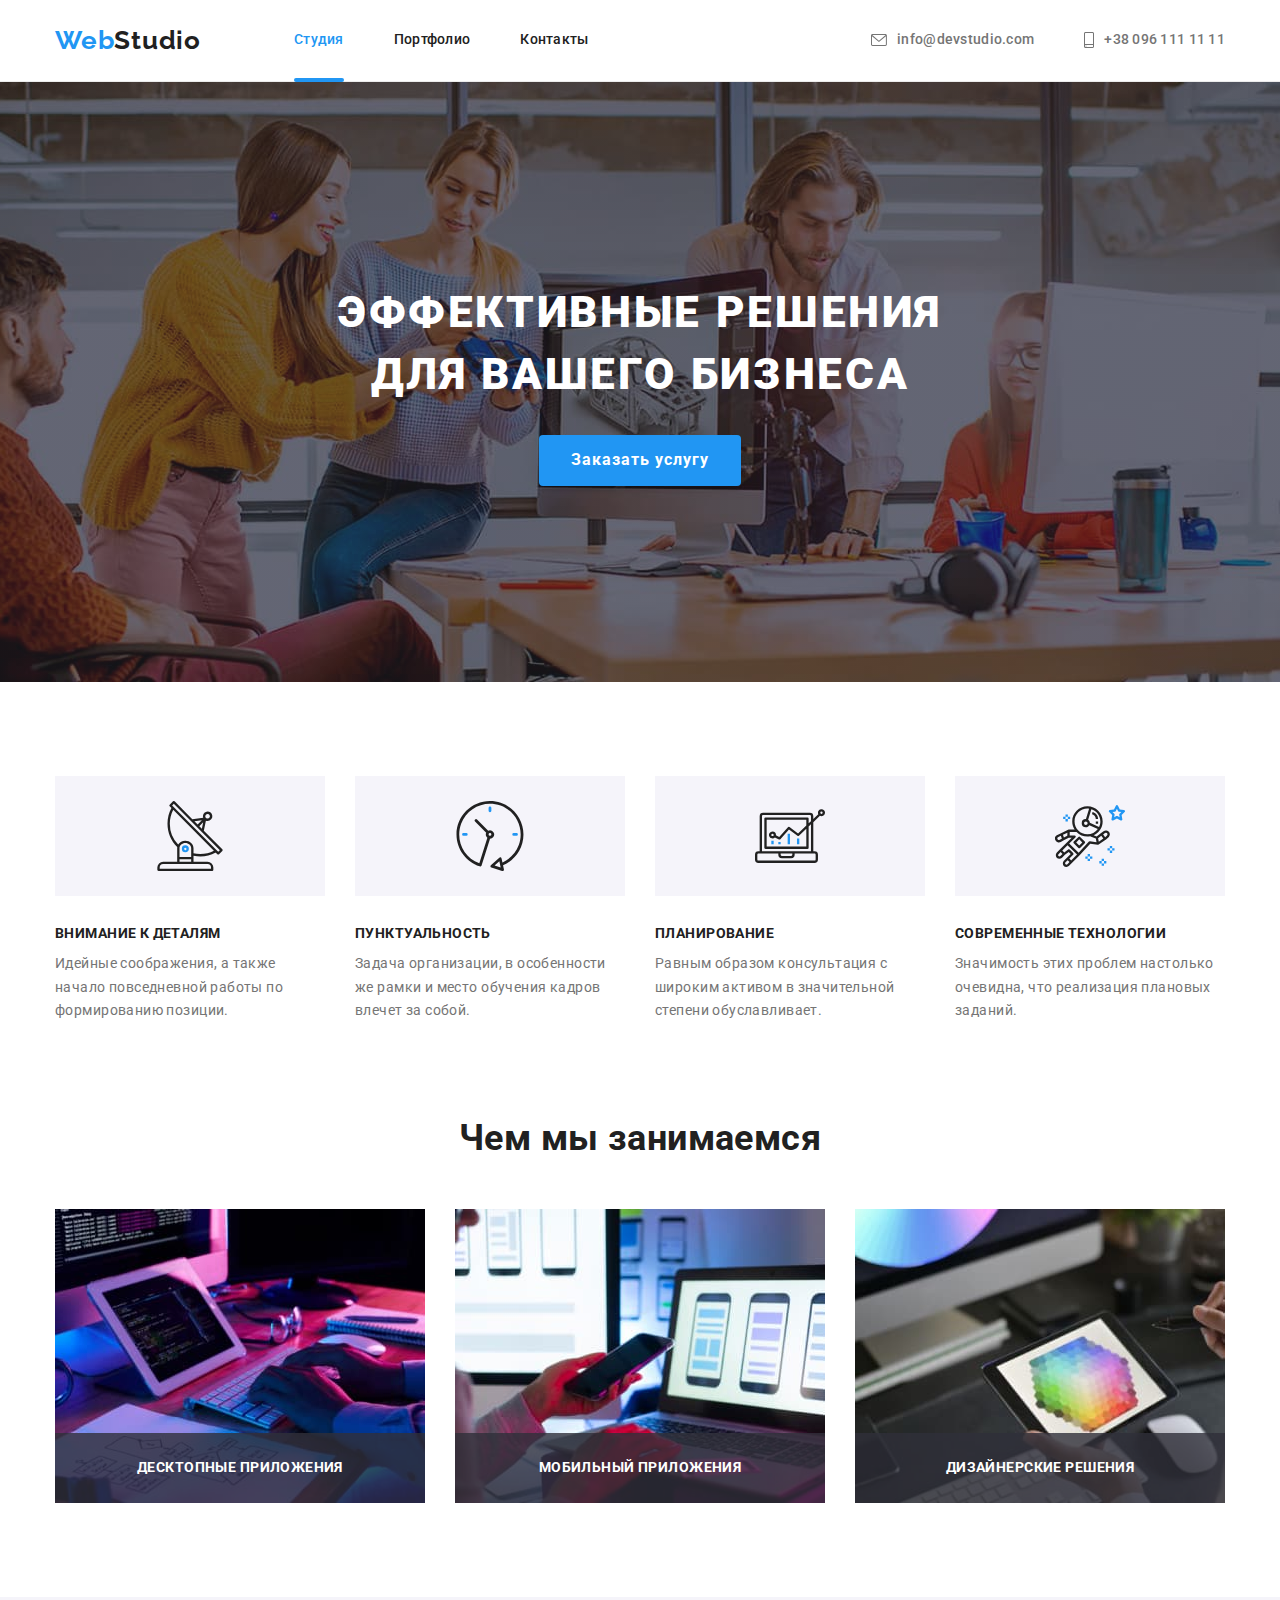
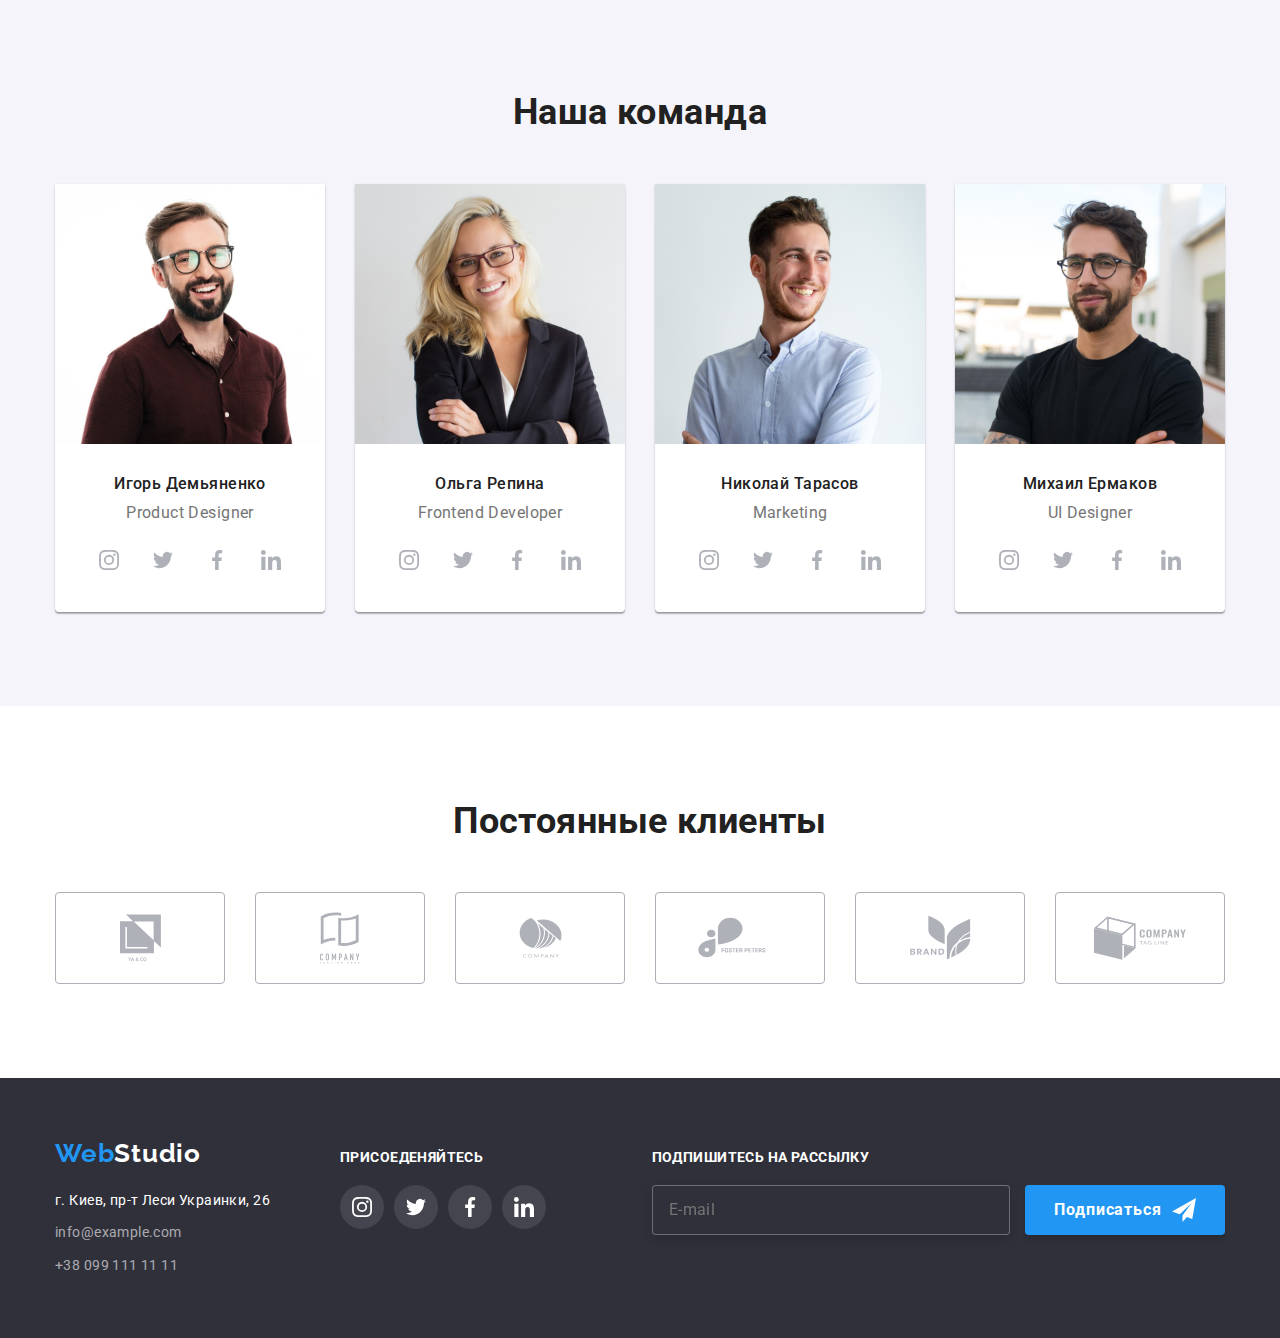
<file: index.html>
<!DOCTYPE html>
<html lang="ru">
<head>
    <meta charset="UTF-8">
    <meta http-equiv="X-UA-Compatible" content="IE=edge">
    <meta name="viewport" content="width=device-width, initial-scale=1.0">
    
    <title>WebStudio</title>
    <link rel="preconnect" href="https://fonts.googleapis.com">
    <link rel="preconnect" href="https://fonts.gstatic.com" crossorigin>
    <link href="https://fonts.googleapis.com/css2?family=Raleway:wght@700&family=Roboto:wght@400;500;700;900&display=swap" rel="stylesheet">
    <link rel="stylesheet" href="https://cdnjs.cloudflare.com/ajax/libs/modern-normalize/1.1.0/modern-normalize.min.css">
    <link rel="stylesheet" href="./css/main.min.css">
</head>
<body>
    <!--Шапка сайта-->
    <header class="page-header">
        <div class="container">
            <div class="header-container">

    <!-- Навигация по сайту -->
                <nav class="main-nav">
                    <a href="./index.html" class="logo">Web<span class="logo--black">Studio</span></a>
                    <ul class="main-nav__list">
                        <li class="main-nav__item"><a href="./index.html" class="main-nav__link current">Студия</a></li>
                        <li class="main-nav__item"><a href="./portfolio.html" class="main-nav__link">Портфолио</a></li>
                        <li class="main-nav__item"><a href="" class="main-nav__link">Контакты</a></li>
                    </ul>
                </nav>
    <!-- Контакты в хедере -->
                <ul class="contacts">
                    <li class="contacts__item">
                        <a href="mailto:info@devstudio.com" class="contacts__link">
                            <svg class="contacts__icon" width="16px" height="12px">
                                <use href="./images/sprite.svg#icon-envelope"></use>
                            </svg>
                        info@devstudio.com</a>
                    </li>
                    <li class="contacts__item"><a href="tel:+380961111111" class="contacts__link">
                            <svg class="contacts__icon" width="10px" height="16px">
                                <use href="./images/sprite.svg#icon-smartphone"></use>
                            </svg>
                        +38 096 111 11 11</a>
                    </li>
                </ul>
            </div>
        </div>
    </header>
    
    <main>
        <!--Герой-->
        <section class="hero">
            <div class="container">
                <h1 class="hero__title">ЭФФЕКТИВНЫЕ РЕШЕНИЯ <br> ДЛЯ ВАШЕГО БИЗНЕСА</h1>
                <button type="button" class="hero__button" data-modal-open>Заказать услугу</button>
            </div>
        </section>

        <!--Преимущества компании-->
        <section class="company-benefits">
            <div class="container">
                <h2 class="hiden-title benefits-title">Преимущества компании</h2>
                <ul class="benefits">
                    <li class="benefits__card">
                        <div class="benefits__icon-area">
                            <svg width="70" height="70">
                                <use href="./images/sprite.svg#icon-antenna"></use>
                            </svg>
                        </div>
                        <h3 class="title-color benefits__name">ВНИМАНИЕ К ДЕТАЛЯМ</h3>
                        <p class="benefits__description">Идейные соображения, а также начало повседневной работы по формированию позиции.</p>
                    </li>
                    <li class="benefits__card">
                        <div class="benefits__icon-area">
                            <svg width="70" height="70">
                                <use href="./images/sprite.svg#icon-clock"></use>
                            </svg>
                        </div>
                        <h3 class="title-color benefits__name">ПУНКТУАЛЬНОСТЬ</h3>
                        <p class="benefits__description">Задача организации, в особенности же рамки и место обучения кадров влечет за
                            собой.</p>
                    </li>
                    <li class="benefits__card">
                        <div class="benefits__icon-area">
                            <svg width="70" height="70">
                                <use href="./images/sprite.svg#icon-diagram"></use>
                            </svg>
                        </div>
                        <h3 class="title-color benefits__name">ПЛАНИРОВАНИЕ</h3>
                        <p class="benefits__description">Равным образом консультация с широким активом в значительной степени
                            обуславливает.</p>
                    </li>
                    <li class="benefits__card">
                        <div class="benefits__icon-area">
                            <svg width="70" height="70">
                                <use href="./images/sprite.svg#icon-astronaut"></use>
                            </svg>
                        </div>
                        <h3 class="title-color benefits__name">СОВРЕМЕННЫЕ ТЕХНОЛОГИИ</h3>
                        <p class="benefits__description">Значимость этих проблем настолько очевидна, что реализация плановых заданий.</p>
                    </li>
                </ul>
            </div>
        </section>

        <!--Направления деятельности компании-->
        <section class="company-activities">
            <div class="container">
                <h2 class="title-color activities-title">Чем мы занимаемся</h2>
                <ul class="activities">
                    <li class=" activities__item">
                        <img src="./images/img1.jpg" alt="работа со стационарным компьютером" width="370">
                        <div class="activities__overlay">
                            <p class="activities__text">ДЕСКТОПНЫЕ ПРИЛОЖЕНИЯ</p>
                        </div>
                    </li>
                    <li class=" activities__item">
                        <img src="./images/img2.jpg" alt="работа с ноутбуком и смартфоном" width="370">
                        <div class="activities__overlay">
                            <p class="activities__text">МОБИЛЬНЫЙ ПРИЛОЖЕНИЯ</p>
                        </div>
                    </li>
                    <li class=" activities__item">
                        <img src="./images/img3.jpg" alt="работа с планшетом" width="370">
                        <div class="activities__overlay">
                            <p class="activities__text">ДИЗАЙНЕРСКИЕ РЕШЕНИЯ</p>
                        </div>
                    </li>
                </ul>
            </div>
        </section>

        <!--Наша команда-->
        <section class="company-members">
            <div class="container">
                <h2 class="title-color members-title">Наша команда</h2>
                <ul class="members">
                    <li class="members__item">
                        <img src="./images/igor-demianenko.jpg" alt="Игорь Демьяненко" width="270">
                        <div class="members__card">
                            <h3 class="title-color members__unit">Игорь Демьяненко</h3>
                            <p class="members__speciality">Product Designer</p>
                            <ul class="socials">
                                <li class="socials__item">
                                    <a href="#" class="socials__link">
                                        <svg class="socials__icon">
                                            <use href="./images/sprite.svg#icon-instagram"></use>
                                        </svg>
                                    </a>
                                </li>
                                <li class="socials__item">
                                    <a href="#" class="socials__link">
                                        <svg class="socials__icon">
                                            <use href="./images/sprite.svg#icon-twitter"></use>
                                        </svg>
                                    </a>
                                </li>
                                <li class="socials__item">
                                    <a href="#" class="socials__link">
                                        <svg class="socials__icon">
                                            <use href="./images/sprite.svg#icon-facebook"></use>
                                        </svg>
                                    </a>
                                </li>
                                <li class="socials__item">
                                    <a href="" class="socials__link">
                                        <svg class="socials__icon">
                                            <use href="./images/sprite.svg#icon-linkedin"></use>
                                        </svg>
                                    </a>
                                </li>
                            </ul>
                        </div>
                    </li>
                    <li class="members__item">
                        <img src="./images/olga-repina.jpg" alt="Ольга Репина" width="270">
                        <div class="members__card">
                            <h3 class="title-color members__unit">Ольга Репина</h3>
                            <p class="members__speciality">Frontend Developer</p>
                            <ul class="socials">
                                <li class="socials__item">
                                    <a href="" class="socials__link">
                                        <svg class="socials__icon">
                                            <use href="./images/sprite.svg#icon-instagram"></use>
                                        </svg>
                                    </a>
                                </li>
                                <li class="socials__item">
                                    <a href="" class="socials__link">
                                        <svg class="socials__icon">
                                            <use href="./images/sprite.svg#icon-twitter"></use>
                                        </svg>
                                    </a>
                                </li>
                                <li class="socials__item">
                                    <a href="" class="socials__link">
                                        <svg class="socials__icon">
                                            <use href="./images/sprite.svg#icon-facebook"></use>
                                        </svg>
                                    </a>
                                </li>
                                <li class="socials__item">
                                    <a href="" class="socials__link">
                                        <svg class="socials__icon">
                                            <use href="./images/sprite.svg#icon-linkedin"></use>
                                        </svg>
                                    </a>
                                </li>
                            </ul>
                        </div>
                    </li>
                    <li class="members__item">
                        <img src="./images/nikolai-tarasov.jpg" alt="Николай Тарасов" width="270">
                        <div class="members__card">
                            <h3 class="title-color members__unit">Николай Тарасов</h3>
                            <p class="members__speciality">Marketing</p>
                            <ul class="socials">
                                <li class=" socials__item">
                                    <a href="" class="socials__link">
                                        <svg class="socials__icon">
                                            <use href="./images/sprite.svg#icon-instagram"></use>
                                        </svg>
                                    </a>
                                </li>
                                <li class="socials__item">
                                    <a href="" class="socials__link">
                                        <svg class="socials__icon">
                                            <use href="./images/sprite.svg#icon-twitter"></use>
                                        </svg>
                                    </a>
                                </li>
                                <li class="socials__item">
                                    <a href="" class="socials__link">
                                        <svg class="socials__icon">
                                            <use href="./images/sprite.svg#icon-facebook"></use>
                                        </svg>
                                    </a>
                                </li>
                                <li class="socials__item">
                                    <a href="" class="socials__link">
                                        <svg class="socials__icon">
                                            <use href="./images/sprite.svg#icon-linkedin"></use>
                                        </svg>
                                    </a>
                                </li>
                            </ul>
                        </div>
                    </li>
                    <li class="members__item">
                        <img src="./images/mihail-ermakov.jpg" alt="Михаил Ермаков" width="270">
                        <div class="members__card">
                            <h3 class="title-color members__unit">Михаил Ермаков</h3>
                            <p class="members__speciality">UI Designer</p>
                            <ul class="socials">
                                <li class="socials__item">
                                    <a href="" class="socials__link">
                                        <svg class="socials__icon">
                                            <use href="./images/sprite.svg#icon-instagram"></use>
                                        </svg>
                                    </a>
                                </li>
                                <li class="socials__item">
                                    <a href="" class="socials__link">
                                        <svg class="socials__icon">
                                            <use href="./images/sprite.svg#icon-twitter"></use>
                                        </svg>
                                    </a>
                                </li>
                                <li class="socials__item">
                                    <a href="" class="socials__link">
                                        <svg class="socials__icon">
                                            <use href="./images/sprite.svg#icon-facebook"></use>
                                        </svg>
                                    </a>
                                </li>
                                <li class="socials__item">
                                    <a href="" class="socials__link">
                                        <svg class="socials__icon">
                                            <use href="./images/sprite.svg#icon-linkedin"></use>
                                        </svg>
                                    </a>
                                </li>
                            </ul>
                        </div>
                    </li>
                </ul>
            </div>
        </section>
        
        <!-- Постоянные клиенты -->
        <section class="company-clients">
            <div class="container">
                <h2 class="title-color clients-title">Постоянные клиенты</h2>
                <ul class="clients">
                    <li class="clients__item">
                        <a href="" class="clients__link">
                            <svg width="41" height="48">
                                <use href="./images/sprite.svg#icon-client1"></use>
                            </svg>
                        </a>
                    </li>
                    <li class="clients__item">
                        <a href="" class="clients__link">
                            <svg class="clients__icon" width="40" height="52">
                                <use href="./images/sprite.svg#icon-client2"></use>
                            </svg>
                        </a>
                    </li>
                    <li class=" clients__item">
                        <a href="" class="clients__link">
                            <svg width="43" height="41">
                                <use href="./images/sprite.svg#icon-client3"></use>
                            </svg>
                        </a>
                    </li>
                    <li class="clients__item">
                        <a href="" class="clients__link">
                            <svg width="84" height="41">
                                <use href="./images/sprite.svg#icon-client4"></use>
                            </svg>
                        </a>
                    </li>
                    <li class="clients__item">
                        <a href="" class="clients__link">
                            <svg width="63" height="45">
                                <use href="./images/sprite.svg#icon-client5"></use>
                            </svg>
                        </a>
                    </li>
                    <li class="clients__item">
                        <a href="" class="clients__link">
                            <svg width="94" height="44">
                                <use href="./images/sprite.svg#icon-client6"></use>
                            </svg>
                        </a>
                    </li>
                </ul>
            </div>
        </section>
    </main>

    <!--Подвал сайта-->
    <footer class="footer">
        <div class="container">
            <div class="footer-area">
                <div class="address-area">
                    <a href="./index.html" class="logo">Web<span class="logo--white">Studio</span></a>
                    <address class="address">
                        <ul class="address__list">
                            <li class="address__item">
                                <p class="address__postal">г. Киев, пр-т Леси Украинки, 26</p>
                            </li>
                            <li class="address__item"><a href="mailto:info@example.com" class="address__point">info@example.com</a>
                            </li>
                            <li class="address__item"><a href="tel:+380991111111" class="address__point">+38 099 111 11 11</a>
                            </li>
                        </ul>
                    </address>
                </div>
                <!-- Блок подписки на социальные сети -->
                <div class="join-us">
                    <p class="join-us-slogan">ПРИСОЕДЕНЯЙТЕСЬ</p>
                    <ul class="socials">
                        <li class="socials__item">
                            <a href="" class="socials__link">
                                <svg class="socials__icon">
                                    <use href="./images/sprite.svg#icon-instagram"></use>
                                </svg>
                            </a>
                        </li>
                        <li class="socials__item">
                            <a href="" class="socials__link">
                                <svg class="socials__icon">
                                    <use href="./images/sprite.svg#icon-twitter"></use>
                                </svg>
                            </a>
                        </li>
                        <li class="socials__item">
                            <a href="" class="socials__link">
                                <svg class="socials__icon">
                                    <use href="./images/sprite.svg#icon-facebook"></use>
                                </svg>
                            </a>
                        </li>
                        <li class="social__item">
                            <a href="" class="socials__link">
                                <svg class="socials__icon">
                                    <use href="./images/sprite.svg#icon-linkedin"></use>
                                </svg>
                            </a>
                        </li>
                    </ul>
                </div>
     <!-- форма подписки на рассылку -->
                <div class="subscribe">
                    <p class="subscribe__slogan">ПОДПИШИТЕСЬ НА РАССЫЛКУ</p>
                    <form name="subscribe-form" autocomplete="on" novalidate>
                        <label>
                            <input class="subscribe__label" type="email" name="email" placeholder="E-mail"/>
                        </label>
                        <button type="submit" class="subscribe__button">Подписаться
                            <svg class="subscribe__icon" width="24" height="24">
                                <use href="./images/sprite.svg#icon-send"></use>
                            </svg>
                        </button>
                    </form>
                </div>
            </div>
        </div>
    </footer>

    <!-- Модальное окно -->
    <div class="backdrop is-hiden" data-modal>
        <div class="modal">
            <button type="button" class="modal-button" data-modal-close>
                <svg class="modal-icon" width="18" height="18">
                    <use href="./images/sprite.svg#icon-close"></use>
                </svg>
            </button>

    <!-- Форма для модального окна -->
            <form class="form" autocomplete="on">
                <p class="form-name">Оставьте свои данные, мы вам перезвоним</p>

                <label> Имя
                    <span class="input-area">
                        <svg class="form-icon" width="18" height="18">
                            <use href="./images/sprite.svg#icon-person"></use>
                        </svg>
                        <input class="input-name" type="text" name="name">
                    </span>
                </label>

                <label > Телефон
                    <span class="input-area">
                        <svg class="form-icon" width="18" height="18">
                            <use href="./images/sprite.svg#icon-phone"></use>
                        </svg>
                        <input class="input-name" type="tel" name="phone-number" >
                    </span>
                </label>
                
                <label> Почта
                    <span class="input-area">
                        <svg class="form-icon" width="18" height="18">
                            <use href="./images/sprite.svg#icon-email"></use>
                        </svg>
                        <input class="input-name" type="email" name="email">
                    </span>
                </label>

                <label> Комментарий
                    <textarea class="input-name comment" name="comment" autocomplete="off" placeholder="Введите текст"></textarea>
                </label>

                <label class="checkbox-label">Соглашаюсь с рассылкой и принимаю <a href=""> <span class="contract-conditions">Условия
                            договора</span></a>
                    <input class="checkbox" type="checkbox" name="agreement" value="agree">
                    <span class="icon-checkbox"></span>
                </label>
                
                <button class="send-button" type="submit">Отправить</button>
            </form>
        </div>
    </div>
    <script src="./js/modal.js"></script>
</body>
</html>
</file>
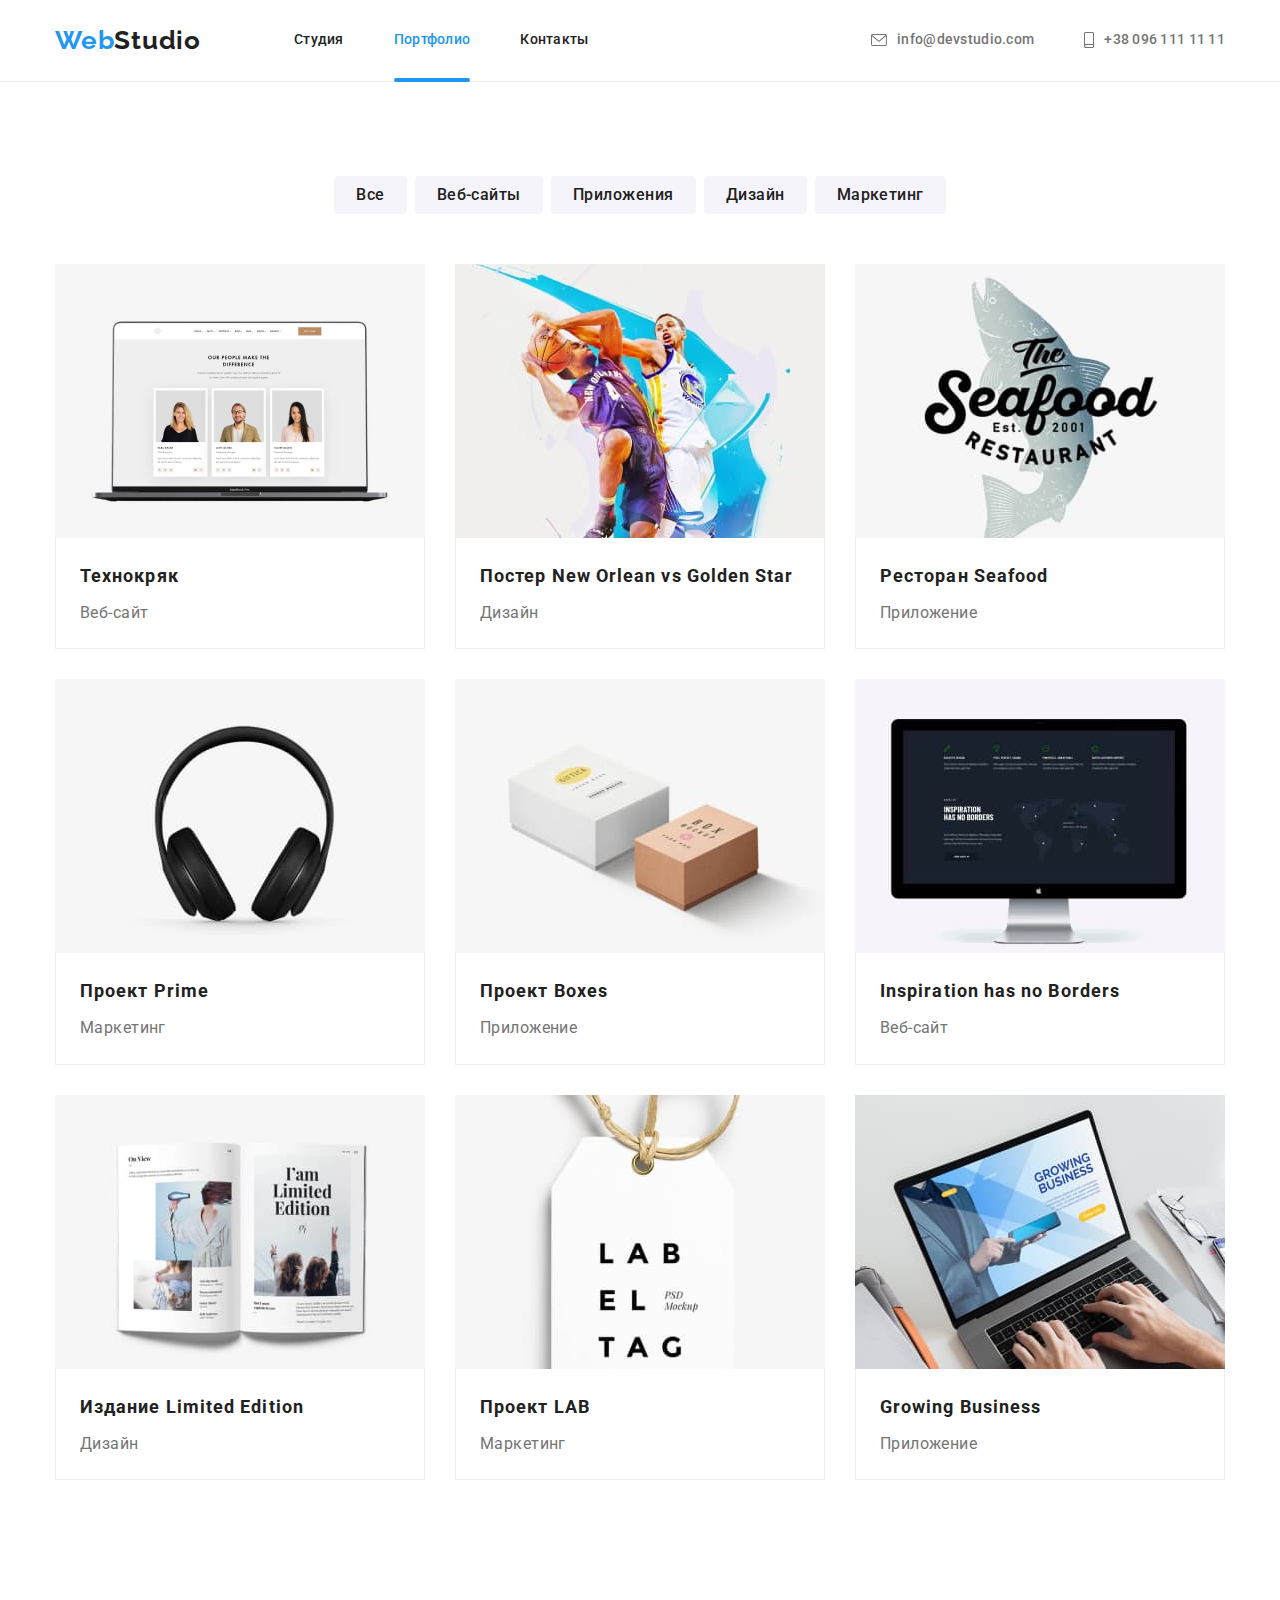
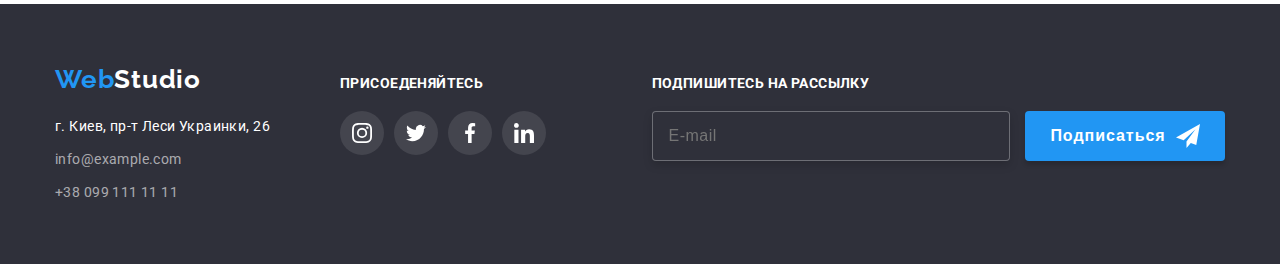
<file: portfolio.html>
<!DOCTYPE html>
<html lang="ru">
<head>
    <meta charset="UTF-8">
    <meta http-equiv="X-UA-Compatible" content="IE=edge">
    <meta name="viewport" content="width=device-width, initial-scale=1.0">
    
    <title>Portfolio</title>

    <link rel="preconnect" href="https://fonts.googleapis.com">
    <link rel="preconnect" href="https://fonts.gstatic.com" crossorigin>
    <link href="https://fonts.googleapis.com/css2?family=Raleway:wght@700&family=Roboto:wght@400;500;700;900&display=swap" rel="stylesheet">

    <link rel="stylesheet" href="./css/main.min.css">
</head>
<body>
    <!--Шапка сайта-->
    <header class="page-header">
        <div class="container">
            <div class="header-container">
    
                <!-- Навигация по сайту -->
                <nav class="main-nav">
                    <a href="./index.html" class="logo">Web<span class="logo--black">Studio</span></a>
                    <ul class="main-nav__list">
                        <li class="main-nav__item"><a href="./index.html" class="main-nav__link">Студия</a></li>
                        <li class="main-nav__item"><a href="./portfolio.html" class="main-nav__link current">Портфолио</a></li>
                        <li class="main-nav__item"><a href="" class="main-nav__link">Контакты</a></li>
                    </ul>
                </nav>
                <!-- Контакты в хедере -->
                <ul class="contacts">
                    <li class="contacts__item">
                        <a href="mailto:info@devstudio.com" class="contacts__link">
                            <svg class="contacts__icon" width="16px" height="12px">
                                <use href="./images/sprite.svg#icon-envelope"></use>
                            </svg>
                            info@devstudio.com</a>
                    </li>
                    <li class="contacts__item"><a href="tel:+380961111111" class="contacts__link">
                            <svg class="contacts__icon" width="10px" height="16px">
                                <use href="./images/sprite.svg#icon-smartphone"></use>
                            </svg>
                            +38 096 111 11 11</a>
                    </li>
                </ul>
            </div>
        </div>
    </header>

    <main>
        <section class="portfolio-page">
            <div class="container">
                <h1 class="hiden-title portfolio-title">Портфолио WebStudio</h1>
                
                <!--Фильтры-->
                <ul class="buttons-list">
                    <li><button type="button" class="filter-button">Все</button></li>
                    <li><button type="button" class="filter-button">Веб-сайты</button></li>
                    <li><button type="button" class="filter-button">Приложения</button></li>
                    <li><button type="button" class="filter-button">Дизайн</button></li>
                    <li><button type="button" class="filter-button">Маркетинг</button></li>
                </ul>
                
                <!--Портфолио WebStudio-->
                <ul class="portfolio">
                    <li class="portfolio__card">
                        <a href="" class="portfolio__link">
                        <div class="portfolio__overlay-area">
                            <img src="./images/technokrjak.jpg" alt="Технокряк" width="370">
                            <div class="portfolio__overlay">
                                <p>
                                    Ресурс предлагает комплексные предложения с разным уровнем функционала и сервисов. Все это позволит посетителю
                                    получить
                                    исчерпывающие сведения о компании или частном лице.
                                </p>
                            </div>
                        </div>
                        <div class="portfolio__description">
                            <h2 class="title-color portfolio__name">Технокряк</h2>
                            <p class="portfolio__text">Веб-сайт</p>
                        </div>
                        </a>
                    </li>
                    <li class="portfolio__card">
                        <a href="" class="portfolio__link">
                            <div class="portfolio__overlay-area">
                                <img src="./images/new-orlean.jpg" alt="Постер New Orlean vs Golden Star" width="370">
                                <div class="portfolio__overlay">
                                    <p>
                                        Ресурс предлагает комплексные предложения с разным уровнем функционала и сервисов. Все это позволит посетителю
                                        получить
                                        исчерпывающие сведения о компании или частном лице.
                                    </p>
                                </div>
                            </div>
                            <div class="portfolio__description">
                                <h2 class="title-color portfolio__name">Постер New Orlean vs Golden Star</h2>
                                <p class="portfolio__text">Дизайн</p>
                            </div>
                        </a>
                    </li>
                    <li class="portfolio__card">
                        <a href="" class="portfolio__link">
                            <div class="portfolio__overlay-area">
                                <img src="./images/restaurant-seafood.jpg" alt="Ресторан Seafood" width="370">
                                <div class="portfolio__overlay">
                                    <p>
                                        Ресурс предлагает комплексные предложения с разным уровнем функционала и сервисов. Все это позволит посетителю
                                        получить
                                        исчерпывающие сведения о компании или частном лице.
                                    </p>
                                </div>
                            </div>
                            <div class="portfolio__description">
                                <h2 class="title-color portfolio__name">Ресторан Seafood</h2>
                                <p class="portfolio__text">Приложение</p>
                            </div>
                        </a>
                    </li>
                    <li class="portfolio__card">
                        <a href="" class="portfolio__link">
                            <div class="portfolio__overlay-area">
                                <img src="./images/project-prime.jpg" alt="Проект Prime" width="370">
                                <div class="portfolio__overlay">
                                    <p>
                                        Ресурс предлагает комплексные предложения с разным уровнем функционала и сервисов. Все это позволит посетителю
                                        получить
                                        исчерпывающие сведения о компании или частном лице.
                                    </p>
                                </div>
                            </div>
                            <div class="portfolio__description">
                                <h2 class="title-color portfolio__name">Проект Prime</h2>
                                <p class="portfolio__text">Маркетинг</p>
                            </div>
                        </a>
                    </li>
                    <li class="portfolio__card">
                        <a href="" class="portfolio__link">
                            <div class="portfolio__overlay-area">
                                <img src="./images/project-boxes.jpg" alt="Проект Boxes" width="370">
                                <div class="portfolio__overlay">
                                    <p>
                                        Ресурс предлагает комплексные предложения с разным уровнем функционала и сервисов. Все это позволит посетителю
                                        получить
                                        исчерпывающие сведения о компании или частном лице.
                                    </p>
                                </div>
                            </div>
                            <div class="portfolio__description">
                                <h2 class="title-color portfolio__name">Проект Boxes</h2>
                                <p class="portfolio__text">Приложение</p>
                            </div>
                        </a>
                    </li>
                    <li class="portfolio__card">
                        <a href="" class="portfolio__link">
                            <div class="portfolio__overlay-area">
                                <img src="./images/inspiration-has-no-borders.jpg" alt="Inspiration has no Borders" width="370">
                                <div class="portfolio__overlay">
                                    <p>
                                        Ресурс предлагает комплексные предложения с разным уровнем функционала и сервисов. Все это позволит посетителю
                                        получить
                                        исчерпывающие сведения о компании или частном лице.
                                    </p>
                                </div>
                            </div>
                            <div class="portfolio__description">
                                <h2 class="title-color portfolio__name">Inspiration has no Borders</h2>
                                <p class="portfolio__text">Веб-сайт</p>
                            </div>
                        </a>
                    </li>
                    <li class="portfolio__card">
                        <a href="" class="portfolio__link">
                            <div class="portfolio__overlay-area">
                                <img src="./images/limited-edition.jpg" alt="Издание Limited Edition" width="370">
                                <div class="portfolio__overlay">
                                    <p>
                                        Ресурс предлагает комплексные предложения с разным уровнем функционала и сервисов. Все это позволит посетителю
                                        получить
                                        исчерпывающие сведения о компании или частном лице.
                                    </p>
                                </div>
                            </div>
                            <div class="portfolio__description">
                                <h2 class="title-color portfolio__name">Издание Limited Edition</h2>
                                <p class="portfolio__text">Дизайн</p>
                            </div>
                        </a>
                    </li>
                    <li class="portfolio__card">
                        <a href="" class="portfolio__link">
                            <div class="portfolio__overlay-area">
                                <img src="./images/project-lab.jpg" alt="Проект LAB" width="370">
                                <div class="portfolio__overlay">
                                    <p>
                                        Ресурс предлагает комплексные предложения с разным уровнем функционала и сервисов. Все это позволит посетителю
                                        получить
                                        исчерпывающие сведения о компании или частном лице.
                                    </p>
                                </div>
                            </div>
                            <div class="portfolio__description">
                                <h2 class="title-color portfolio__name">Проект LAB</h2>
                                <p class="portfolio__text">Маркетинг</p>
                            </div>
                        </a>
                    </li>
                    <li class="portfolio__card">
                        <a href="" class="portfolio__link">
                            <div class="portfolio__overlay-area">
                                <img src="./images/growing-business.jpg" alt="Growing Business" width="370">
                                <div class="portfolio__overlay">
                                    <p>
                                        Ресурс предлагает комплексные предложения с разным уровнем функционала и сервисов. Все это позволит посетителю
                                        получить
                                        исчерпывающие сведения о компании или частном лице.
                                    </p>
                                </div>
                            </div>
                            <div class="portfolio__description">
                                <h2 class="title-color portfolio__name">Growing Business</h2>
                                <p class="portfolio__text">Приложение</p>
                            </div>
                        </a>
                    </li>
                </ul>
            </div>
        </section>
    </main>

    <!--Подвал сайта-->
    <footer class="footer">
        <div class="container">
            <div class="footer-area">
                <div class="address-area">
                    <a href="./index.html" class="logo">Web<span class="logo--white">Studio</span></a>
                    <address class="address">
                        <ul class="address__list">
                            <li class="address__item">
                                <p class="address__postal">г. Киев, пр-т Леси Украинки, 26</p>
                            </li>
                            <li class="address__item"><a href="mailto:info@example.com"
                                    class="address__point">info@example.com</a>
                            </li>
                            <li class="address__item"><a href="tel:+380991111111" class="address__point">+38 099 111 11
                                    11</a>
                            </li>
                        </ul>
                    </address>
                </div>
                <!-- Блок подписки на социальные сети -->
                <div class="join-us">
                    <p class="join-us-slogan">ПРИСОЕДЕНЯЙТЕСЬ</p>
                    <ul class="socials">
                        <li class="socials__item">
                            <a href="" class="socials__link">
                                <svg class="socials__icon">
                                    <use href="./images/sprite.svg#icon-instagram"></use>
                                </svg>
                            </a>
                        </li>
                        <li class="socials__item">
                            <a href="" class="socials__link">
                                <svg class="socials__icon">
                                    <use href="./images/sprite.svg#icon-twitter"></use>
                                </svg>
                            </a>
                        </li>
                        <li class="socials__item">
                            <a href="" class="socials__link">
                                <svg class="socials__icon">
                                    <use href="./images/sprite.svg#icon-facebook"></use>
                                </svg>
                            </a>
                        </li>
                        <li class="social__item">
                            <a href="" class="socials__link">
                                <svg class="socials__icon">
                                    <use href="./images/sprite.svg#icon-linkedin"></use>
                                </svg>
                            </a>
                        </li>
                    </ul>
                </div>
                <!-- форма подписки на рассылку -->
                <div class="subscribe">
                    <p class="subscribe__slogan">ПОДПИШИТЕСЬ НА РАССЫЛКУ</p>
                    <form name="subscribe-form" autocomplete="on" novalidate>
                        <label>
                            <input class="subscribe__label" type="email" name="email" placeholder="E-mail" />
                        </label>
                        <button type="submit" class="subscribe__button">Подписаться
                            <svg class="subscribe__icon" width="24" height="24">
                                <use href="./images/sprite.svg#icon-send"></use>
                            </svg>
                        </button>
                    </form>
                </div>
            </div>
        </div>
    </footer>
</body>
</html>
</file>
<file: css/main.min.css>
html{box-sizing:border-box}*,*::before,*::after{box-sizing:inherit}body{margin:0;background-color:#fff;color:#757575;font-family:"Roboto",sans-serif;font-size:14px;letter-spacing:.03em}li{list-style:none}a{text-decoration:none}img{display:block;max-width:100%;height:auto;-o-object-fit:cover;object-fit:cover}.hiden-title{position:absolute;width:1px;height:1px;margin:-1px;padding:0;overflow:hidden;border:0;clip:rect(0 0 0 0)}.title-color{color:#212121}.container{width:1200px;padding:0 15px;margin-left:auto;margin-right:auto}h1,h2,h3,p,section,ul{margin:0;padding:0}.logo{display:inline-block;color:#2196f3}.main-nav .logo{margin-top:10px;margin-bottom:10px;padding-top:15px;padding-bottom:15px}.address-area .logo{margin-bottom:20px}.logo,.logo--black,.logo--white{font-family:"Raleway",sans-serif;font-weight:700;font-size:26px;line-height:1.19;letter-spacing:.03em}.logo--black{color:#212121}.logo--white{color:#fff}.page-header{font-weight:500;font-size:14px;line-height:1.14;letter-spacing:.02em;border-bottom:1px solid #ececec}.header-container{display:flex;justify-content:space-between;align-items:center}.main-nav{display:flex;align-items:center}.main-nav__list{display:flex;justify-content:center;margin-left:93px}.main-nav__item:not(:last-child){margin-right:50px}.main-nav__item{height:80px}.main-nav__link{position:relative;display:flex;justify-content:center;align-items:center;width:100%;height:100%;color:#212121;transition:color 250ms cubic-bezier(0.4, 0, 0.2, 1)}.main-nav__link::after{content:"";position:absolute;bottom:0;left:0;display:inline-block;width:100%;height:4px;background-color:#2196f3;border-radius:2px;transform:translateY(50%);transition:opacity 250ms cubic-bezier(0.4, 0, 0.2, 1);opacity:0}.main-nav__link:hover,.main-nav__link:focus{color:#2196f3}.main-nav__link:hover::after{opacity:1}.current{color:#2196f3}.current.main-nav__link::after{opacity:1}.contacts{display:flex;justify-content:flex-end;align-items:center}.contacts__item:not(:last-child){margin-right:50px}.contacts__link{display:flex;align-items:center;color:#757575;fill:#757575}.contacts__link:hover,.contacts__link:focus{color:#2196f3;fill:#2196f3;transition:color 250ms cubic-bezier(0.4, 0, 0.2, 1)}.contacts__icon{margin-right:10px;vertical-align:middle}.hero{padding-top:200px;padding-bottom:200px;background-color:#2f303a;text-align:center;max-width:1600px;height:600px;margin-right:auto;margin-left:auto;background-color:#c4c4c4;background-image:linear-gradient(to right, rgba(47, 48, 58, 0.4), rgba(47, 48, 58, 0.4)),url("../images/header-background-Img.jpg");background-repeat:no-repeat;background-size:cover;background-position:center}.hero__title{margin-bottom:30px;color:#fff;font-weight:900;font-size:44px;line-height:1.4;text-align:center;letter-spacing:.06em;text-transform:uppercase}.hero__button{display:flex;align-items:center;text-align:center;margin:0 auto;padding:10px 32px;background-color:#2196f3;color:#fff;font-weight:700;font-size:16px;line-height:1.9;letter-spacing:.06em;border:none;border-radius:4px;cursor:pointer;box-shadow:0px 4px 4px rgba(0,0,0,.15);transition:color 250ms cubic-bezier(0.4, 0, 0.2, 1)}.hero__button:hover,.hero__button:focus{color:rgba(255,255,255,.6)}.company-benefits{padding-top:94px;padding-bottom:94px}.benefits{display:flex}.benefits__card{width:calc((100% - 90px)/4);margin-right:30px}.benefits__card:last-child{margin-right:0}.benefits__icon-area{display:flex;justify-content:center;align-items:center;height:120px;margin-bottom:30px;background-color:#f5f4fa;text-align:center}.benefits__name{margin-bottom:10px;font-size:14px;font-weight:700;line-height:1.14;text-transform:uppercase}.benefits__description{line-height:1.7}.company-activities{padding-bottom:94px}.activities{display:flex;justify-content:space-around;align-items:center}.activities__item{position:relative}.activities__overlay{position:absolute;left:0;bottom:0;display:flex;justify-content:center;align-items:center;width:100%;height:70px;background:rgba(47,48,58,.8)}.activities__text{font-weight:700;font-size:14px;line-height:1.14;text-align:center;letter-spacing:.03em;text-transform:uppercase;color:#fff}.activities__item:not(:last-child){margin-right:30px}.activities-title{margin-bottom:50px;font-weight:700;font-size:36px;line-height:1.17;text-align:center}.company-members{padding-top:94px;padding-bottom:94px;background-color:#f5f4fa}.members-title{margin-bottom:50px;font-weight:700;font-size:36px;line-height:1.17;text-align:center}.members{display:flex;justify-content:space-around;align-items:center}.members__item{background-color:#fff;box-shadow:0px 1px 3px rgba(0,0,0,.12),0px 1px 1px rgba(0,0,0,.14),0px 2px 1px rgba(0,0,0,.2);border-radius:0px 0px 4px 4px}.members__item:not(:last-child){margin-right:30px}.members__card{padding:30px 20px}.members__unit{margin-bottom:10px;font-weight:500;font-size:16px;line-height:1.19;text-align:center}.members__speciality{margin-bottom:16px;font-size:16px;line-height:1.19;text-align:center}.socials{display:flex;justify-content:center;height:44px}.socials__item{margin-right:10px}.socials__item:last-child{margin-right:0px}.socials__link{display:flex;justify-content:center;align-items:center;width:44px;height:44px;fill:#afb1b8;transition:background-color 250ms cubic-bezier(0.4, 0, 0.2, 1),fill 250ms cubic-bezier(0.4, 0, 0.2, 1);border-radius:50%}.socials__link:hover,.socials__link:focus{background-color:#2196f3;fill:#fff}.socials__icon{width:20px;height:20px}.company-clients{padding-top:94px;padding-bottom:94px}.clients-title{margin-bottom:50px;font-weight:700;font-size:36px;line-height:1.17;text-align:center}.clients{display:flex;justify-content:space-around;height:92px}.clients__item{margin-right:30px}.clients__item:last-child{margin-right:0px}.clients__link{display:flex;justify-content:center;align-items:center;width:170px;height:92px;fill:#afb1b8;transition:fill 250ms cubic-bezier(0.4, 0, 0.2, 1),color 250ms cubic-bezier(0.4, 0, 0.2, 1);border:1px solid #afb1b8;border-radius:4px}.clients__link:hover,.clients__link:focus{fill:#2196f3;border:1px solid #2196f3;border-radius:4px}.footer{padding-top:60px;padding-bottom:60px;background-color:#2f303a}.footer-area{display:flex;align-items:baseline}.address-area{margin-right:70px}.address{line-height:1.7;font-style:normal}.address__item:not(:last-child){margin-bottom:9px}.address__postal{color:#fff}.address__point{color:rgba(255,255,255,.6);transition:color 250ms cubic-bezier(0.4, 0, 0.2, 1)}.address__point:hover,.address__point:focus{color:#2196f3}.join-us{margin-right:auto;color:#fff;font-weight:700;font-size:14px;line-height:16px;letter-spacing:.03em;text-transform:uppercase}.join-us .socials__icon{fill:#fff}.join-us .socials__link{background-color:rgba(255,255,255,.1);transition:background-color 250ms cubic-bezier(0.4, 0, 0.2, 1)}.join-us .socials__link:hover,.join-us .socials__link:focus{background-color:#2196f3}.join-us-slogan{margin-bottom:20px}.subscribe{color:#fff;font-weight:700;line-height:16px;letter-spacing:.03em;text-transform:uppercase}.subscribe__slogan{margin-bottom:20px}.subscribe__label{margin-right:12px;padding-left:16px;padding-top:15px;padding-bottom:15px;height:50px;width:358px;font-size:16px;line-height:1.25;letter-spacing:.03em;color:rgba(255,255,255,.6);background-color:#2f303a;border:1px solid rgba(255,255,255,.3);filter:drop-shadow(0px 4px 4px rgba(0, 0, 0, 0.15));border-radius:4px}.subscribe__button{padding:0;width:200px;height:50px;display:inline-flex;justify-content:center;align-items:center;font-weight:700;font-size:16px;line-height:1.88;letter-spacing:.06em;color:#fff;background:#2196f3;box-shadow:0px 4px 4px rgba(0,0,0,.15);border-radius:4px;border:none;cursor:pointer}.subscribe__button:hover,.subscribe__button:focus{color:rgba(255,255,255,.6);transition:color 250ms cubic-bezier(0.4, 0, 0.2, 1)}.subscribe__icon{fill:#fff;margin-left:10px}.subscribe__button:hover .subscribe__icon,.subscribe__button:focus .subscribe__icon{fill:rgba(255,255,255,.6);transition:fill 250ms cubic-bezier(0.4, 0, 0.2, 1)}.portfolio-page{padding-top:94px;padding-bottom:94px}.buttons-list{display:flex;justify-content:center;margin-bottom:50px}.buttons-list li:not(:last-child){margin-right:8px}.filter-button{padding:6px 22px;background-color:#f5f4fa;color:#212121;font-family:"Roboto";font-style:normal;font-weight:500;font-size:16px;line-height:1.62;text-align:center;letter-spacing:.03em;border-radius:4px;border:none;cursor:pointer;transition:background-color 250ms cubic-bezier(0.4, 0, 0.2, 1),color 250ms cubic-bezier(0.4, 0, 0.2, 1)}.filter-button:hover,.filter-button:focus{background-color:#2196f3;color:#fff;box-shadow:0px 3px 1px rgba(0,0,0,.1),0px 1px 2px rgba(0,0,0,.08),0px 2px 2px rgba(0,0,0,.12)}.portfolio{display:flex;flex-wrap:wrap}.portfolio__card{width:calc((100% - 60px)/3);margin-right:30px;margin-bottom:30px}.portfolio__card:nth-child(3n+3){margin-right:0}.portfolio__link{display:block;color:#212121}.portfolio__link:hover,.portfolio__link:focus{color:#2196f3;box-shadow:0px 1px 1px rgba(0,0,0,.12),0px 4px 4px rgba(0,0,0,.06),1px 4px 6px rgba(0,0,0,.16)}.portfolio__card:hover .portfolio__overlay,.portfolio__card:focus .portfolio__overlay{opacity:1;transform:translatex(0)}.portfolio__overlay-area{position:relative;overflow:hidden;width:370px;height:274px}.portfolio__overlay{position:absolute;top:0;left:0;padding:24px;height:274px;display:flex;align-items:center;background-color:#2196f3;font-size:18px;line-height:1.56;letter-spacing:.03em;color:#fff;opacity:0;transform:translateY(100%);transition:transform 250ms cubic-bezier(0.4, 0, 0.2, 1)}.portfolio__description{padding:20px 24px;border-right:1px solid #eee;border-left:1px solid #eee;border-bottom:1px solid #eee}.portfolio__name{margin-bottom:4px;font-weight:700;font-size:18px;line-height:2;letter-spacing:.06em}.portfolio__text{color:#757575;font-size:16px;line-height:1.9}.backdrop{position:fixed;top:0;left:0;width:100%;height:100%;background:rgba(0,0,0,.2);opacity:0;pointer-events:none;visibility:hidden;transition:opacity 250ms cubic-bezier(0.4, 0, 0.2, 1),visibility 250ms cubic-bezier(0.4, 0, 0.2, 1)}.backdrop.is-hidden{opacity:1;pointer-events:visible;visibility:visible}.modal{position:absolute;top:50%;left:50%;padding:40px;width:528px;height:581px;background-color:#fff;transform:translate(-50%, -50%) scale(1);transition:transform 250ms cubic-bezier(0.4, 0, 0.2, 1)}.modal-button{position:absolute;top:8px;right:8px;padding:0;width:30px;height:30px;display:flex;justify-content:center;align-items:center;background:#fff;border:1px solid rgba(0,0,0,.1);border-radius:50%;cursor:pointer;fill:currentColor}.modal-button:hover{fill:#2196f3;transition:border-color 250ms cubic-bezier(0.4, 0, 0.2, 1),fill 250ms cubic-bezier(0.4, 0, 0.2, 1)}.form-name{margin-bottom:12px;font-weight:700;font-size:20px;line-height:1.15;text-align:center;letter-spacing:.03em;color:#212121}.input-area{position:relative;margin-bottom:10px;margin-top:4px;display:block}.input-name{padding-left:42px;padding-right:12px;width:448px;height:40px;color:#757575;font-size:12px;line-height:1.17;letter-spacing:.01em;border:1px solid rgba(33,33,33,.2);border-radius:4px;transition:border-color 250ms cubic-bezier(0.4, 0, 0.2, 1);outline:none}.form-icon{position:absolute;top:0;left:12px;transform:translateY(50%);transition:fill 250ms cubic-bezier(0.4, 0, 0.2, 1),border-color 250ms cubic-bezier(0.4, 0, 0.2, 1)}.input-area:focus-within,.input-area:focus-within .input-name,.input-name:hover,.input-area:hover .form-icon,.form-icon:hover~.input-name{border-color:#2196f3;fill:#2196f3}.comment{margin-top:4px;margin-bottom:30px;padding:12px 16px;height:120px;resize:none;transition:border-color 250ms cubic-bezier(0.4, 0, 0.2, 1);outline:none}.comment:hover,.comment:focus{border-color:#2196f3}.comment::-moz-placeholder{color:rgba(117,117,117,.5);margin-left:16px;line-height:16px;letter-spacing:.01em}.comment:-ms-input-placeholder{color:rgba(117,117,117,.5);margin-left:16px;line-height:16px;letter-spacing:.01em}.comment::placeholder{color:rgba(117,117,117,.5);margin-left:16px;line-height:16px;letter-spacing:.01em}.checkbox-label{position:relative;margin-bottom:20px;padding-left:38px;display:inline-block}.checkbox{position:absolute;margin:-1px;padding:0;width:1px;height:1px;border:0;clip:rect(0 0 0 0);overflow:hidden}.icon-checkbox{position:absolute;top:0;left:0;margin-left:14px;width:16px;height:15px;border:2px solid #212121;border-radius:2px}.checkbox:checked~.icon-checkbox{background-color:#2196f3;border-color:#2196f3;background-image:url("../images/check.svg");background-size:contain;background-origin:border-box;background-repeat:no-repeat;background-position:50% 50%}.contract-conditions{color:#2196f3;text-decoration:underline}.send-button{padding:0;margin:0 auto;width:200px;height:50px;display:block;justify-content:center;align-items:center;font-weight:700;font-size:16px;line-height:1.88;letter-spacing:.06em;color:#fff;background:#2196f3;border-radius:4px;border:none;cursor:pointer;transition:box-shadow 250ms cubic-bezier(0.4, 0, 0.2, 1),background-color 250ms cubic-bezier(0.4, 0, 0.2, 1)}.send-button:hover,.send-button:focus{background-color:#188ce8;box-shadow:0px 4px 4px rgba(0,0,0,.15)}/*# sourceMappingURL=main.min.css.map */
</file>
